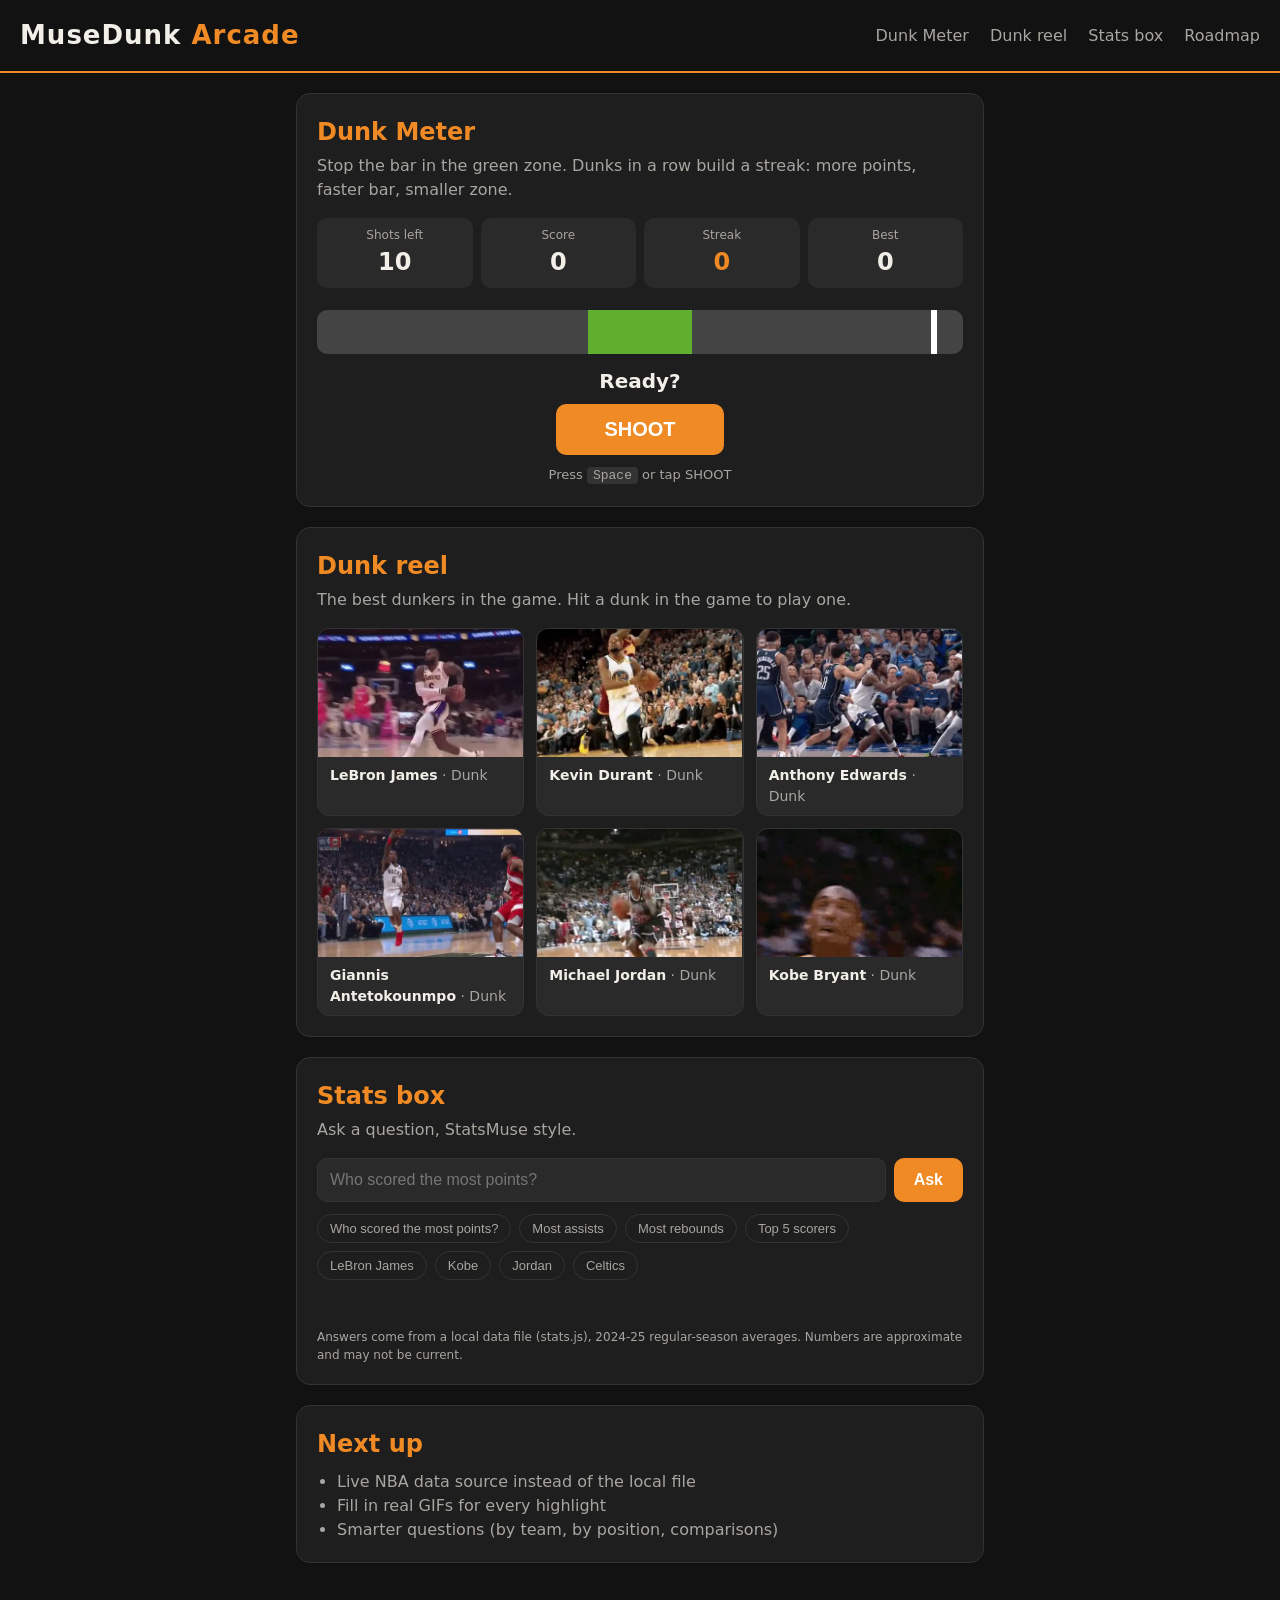
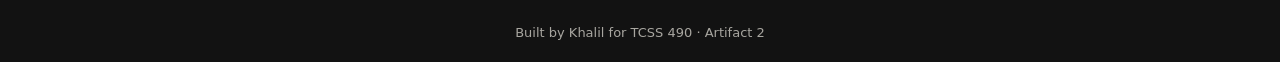
<file: index.html>
<!DOCTYPE html>
<html lang="en">
<head>
  <meta charset="UTF-8">
  <meta name="viewport" content="width=device-width, initial-scale=1">
  <title>MuseDunk Arcade</title>
  <link rel="stylesheet" href="style.css">
</head>
<body>
  <header class="top">
    <h1>MuseDunk <span>Arcade</span></h1>
    <nav>
      <a href="#game">Dunk Meter</a>
      <a href="#highlights">Dunk reel</a>
      <a href="#stats">Stats box</a>
      <a href="#roadmap">Roadmap</a>
    </nav>
  </header>

  <main>
    <!-- Dunk Meter -->
    <section id="game" class="card">
      <h2>Dunk Meter</h2>
      <p class="sub">Stop the bar in the green zone. Dunks in a row build a streak: more points, faster bar, smaller zone.</p>

      <div class="hud">
        <div><small>Shots left</small><b id="shots">10</b></div>
        <div><small>Score</small><b id="score">0</b></div>
        <div><small>Streak</small><b id="streak" class="orange">0</b></div>
        <div><small>Best</small><b id="best">0</b></div>
      </div>

      <div class="track" id="track">
        <div class="zone" id="zone"></div>
        <div class="bar" id="bar"></div>
      </div>

      <p class="msg" id="msg">Ready?</p>
      <button class="shoot" id="shootBtn">SHOOT</button>
      <p class="hint">Press <kbd>Space</kbd> or tap SHOOT</p>
      <div id="dunkHighlight" class="dunk-hl"></div>
    </section>

    <!-- Highlight reel -->
    <section id="highlights" class="card">
      <h2>Dunk reel</h2>
      <p class="sub">The best dunkers in the game. Hit a dunk in the game to play one.</p>
      <div id="reel" class="reel"></div>
    </section>

    <!-- Stats box -->
    <section id="stats" class="card">
      <h2>Stats box</h2>
      <p class="sub">Ask a question, StatsMuse style.</p>

      <form id="askForm" class="ask">
        <input id="askInput" type="text" placeholder="Who scored the most points?" autocomplete="off">
        <button type="submit">Ask</button>
      </form>

      <div class="chips" id="chips"></div>
      <div id="answer" class="answer"></div>

      <p class="note">Answers come from a local data file (stats.js), 2024-25 regular-season averages. Numbers are approximate and may not be current.</p>
    </section>

    <!-- Roadmap -->
    <section id="roadmap" class="card">
      <h2>Next up</h2>
      <ul>
        <li>Live NBA data source instead of the local file</li>
        <li>Fill in real GIFs for every highlight</li>
        <li>Smarter questions (by team, by position, comparisons)</li>
      </ul>
    </section>
  </main>

  <footer>Built by Khalil for TCSS 490 · Artifact 2</footer>

  <script src="stats.js"></script>
  <script src="highlights.js"></script>
  <script src="game.js"></script>
  <script src="statsbox.js"></script>
</body>
</html>
</file>
<file: style.css>
* { box-sizing: border-box; }

:root {
  --bg: #121212;
  --card: #1e1e1e;
  --line: #333;
  --text: #f1efe8;
  --muted: #a8a6a0;
  --orange: #f08a24;
  --orange-dark: #d0661a;
  --green: #5fae2e;
  --red: #e5534b;
}

body {
  margin: 0;
  background: var(--bg);
  color: var(--text);
  font-family: system-ui, -apple-system, "Segoe UI", Roboto, sans-serif;
  line-height: 1.5;
}

.top {
  display: flex;
  flex-wrap: wrap;
  justify-content: space-between;
  align-items: center;
  gap: 12px;
  padding: 16px 20px;
  border-bottom: 2px solid var(--orange);
}
.top h1 { margin: 0; font-size: 26px; letter-spacing: 1px; }
.top h1 span { color: var(--orange); }
.top nav a { color: var(--muted); text-decoration: none; margin-left: 16px; }
.top nav a:hover { color: var(--orange); }

main { max-width: 720px; margin: 0 auto; padding: 20px 16px; }

.card {
  background: var(--card);
  border: 1px solid var(--line);
  border-radius: 14px;
  padding: 20px;
  margin-bottom: 20px;
}
.card h2 { margin: 0 0 4px; color: var(--orange); }
.sub { margin: 0 0 16px; color: var(--muted); }

/* Game */
.hud { display: grid; grid-template-columns: repeat(4, 1fr); gap: 8px; text-align: center; }
.hud div { background: #2a2a2a; border-radius: 10px; padding: 8px 4px; }
.hud small { display: block; color: var(--muted); font-size: 12px; }
.hud b { font-size: 24px; }
.orange { color: var(--orange); }

.track {
  position: relative;
  height: 44px;
  margin: 22px 0 12px;
  background: #444;
  border-radius: 10px;
  overflow: hidden;
}
.zone { position: absolute; top: 0; bottom: 0; background: var(--green); transition: left .15s, width .15s; }
.bar { position: absolute; top: -2px; bottom: -2px; width: 6px; background: #fff; border-radius: 3px; }

.msg { text-align: center; font-size: 20px; font-weight: 600; min-height: 30px; margin: 8px 0; }
.msg.good { color: #8fd45a; }
.msg.bad { color: #f08f88; }
.msg.final { color: var(--orange); }

.shoot {
  display: block;
  margin: 0 auto;
  background: var(--orange);
  color: #fff;
  border: none;
  font-size: 20px;
  font-weight: 700;
  padding: 14px 48px;
  border-radius: 10px;
  cursor: pointer;
}
.shoot:hover { background: var(--orange-dark); }
.shoot:active { transform: scale(.97); }
.hint { text-align: center; color: var(--muted); font-size: 13px; margin: 10px 0 0; }
kbd { background: #333; border-radius: 4px; padding: 1px 6px; }

/* Stats box */
.ask { display: flex; gap: 8px; }
.ask input {
  flex: 1;
  min-width: 0;
  padding: 12px;
  font-size: 16px;
  background: #2a2a2a;
  border: 1px solid var(--line);
  border-radius: 10px;
  color: var(--text);
}
.ask input:focus { outline: 2px solid var(--orange); }
.ask button {
  background: var(--orange);
  color: #fff;
  border: none;
  border-radius: 10px;
  padding: 0 20px;
  font-size: 16px;
  font-weight: 600;
  cursor: pointer;
}
.chips { display: flex; flex-wrap: wrap; gap: 8px; margin: 12px 0; }
.chips button {
  background: transparent;
  color: var(--muted);
  border: 1px solid var(--line);
  border-radius: 999px;
  padding: 6px 12px;
  font-size: 13px;
  cursor: pointer;
}
.chips button:hover { color: var(--orange); border-color: var(--orange); }

.answer { min-height: 20px; }
.player {
  background: #2a2a2a;
  border-left: 4px solid var(--orange);
  border-radius: 0;
  padding: 12px 14px;
  margin-top: 8px;
}
.player h3 { margin: 0; }
.player .meta { color: var(--muted); font-size: 14px; }
.player .nums { display: flex; gap: 20px; margin-top: 8px; }
.player .nums b { font-size: 22px; color: var(--orange); display: block; }
.player .nums small { color: var(--muted); }

ol.rank { padding-left: 22px; }
ol.rank li { padding: 4px 0; }
ol.rank span { color: var(--orange); font-weight: 600; }

.note { color: var(--muted); font-size: 12px; margin: 16px 0 0; }

#roadmap ul { margin: 8px 0 0; padding-left: 20px; color: var(--muted); }

footer { text-align: center; color: var(--muted); font-size: 13px; padding: 20px; }

@media (max-width: 480px) {
  .hud b { font-size: 20px; }
  .top nav a { margin: 0 12px 0 0; }
}

/* Highlights */
.reel { display: grid; grid-template-columns: repeat(auto-fill, minmax(190px, 1fr)); gap: 12px; }
.dunk-hl { max-width: 320px; margin: 16px auto 0; }
.dunk-hl:empty { display: none; }
.hl { background: #2a2a2a; border: 1px solid var(--line); border-radius: 12px; overflow: hidden; margin-top: 10px; }
.reel .hl { margin-top: 0; }
.hl img, .hl video { display: block; width: 100%; aspect-ratio: 16 / 10; object-fit: cover; }
.hl-placeholder {
  aspect-ratio: 16 / 10; display: flex; flex-direction: column; align-items: center; justify-content: center;
  gap: 6px; background: #333; color: var(--orange); font-weight: 700; font-size: 18px; text-align: center; padding: 8px;
}
.hl-placeholder span { font-size: 36px; }
.hl-cap { padding: 8px 12px; font-size: 14px; color: var(--muted); }
.hl-cap b { color: var(--text); }
</file>
